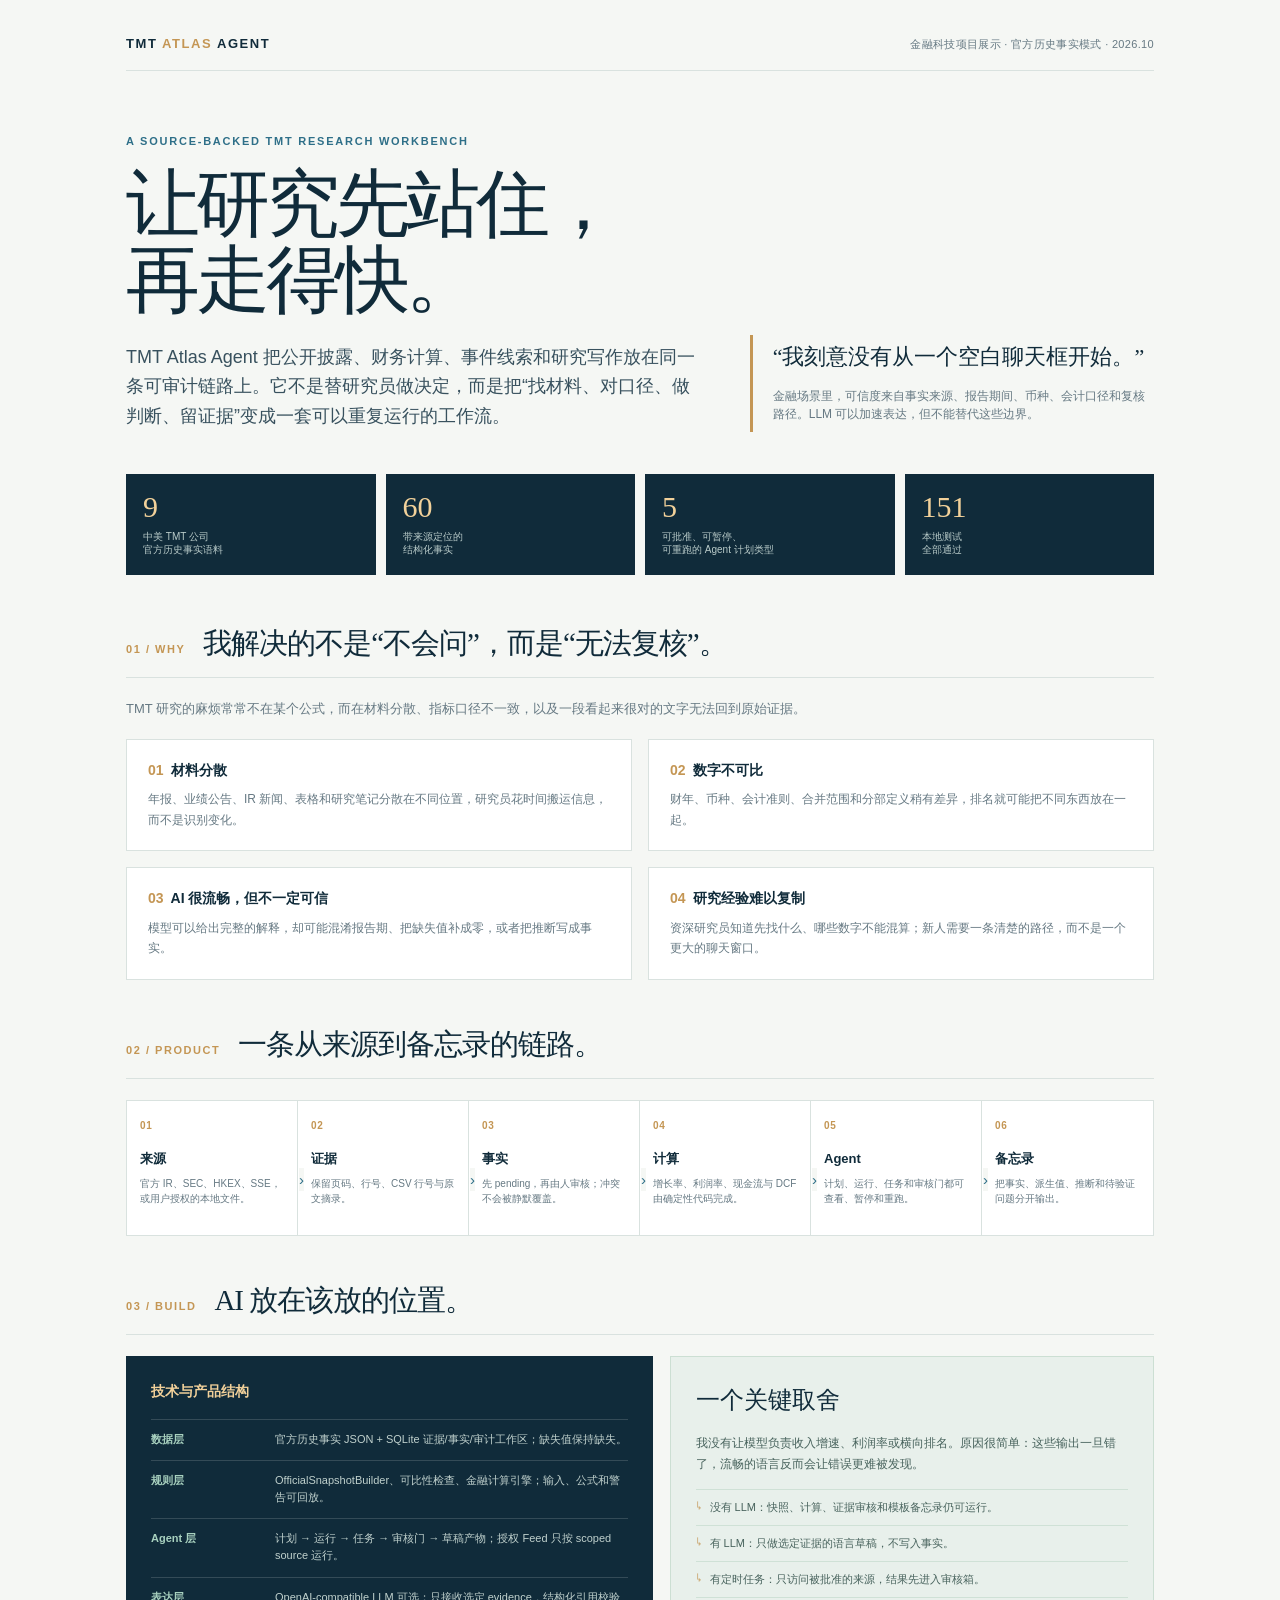
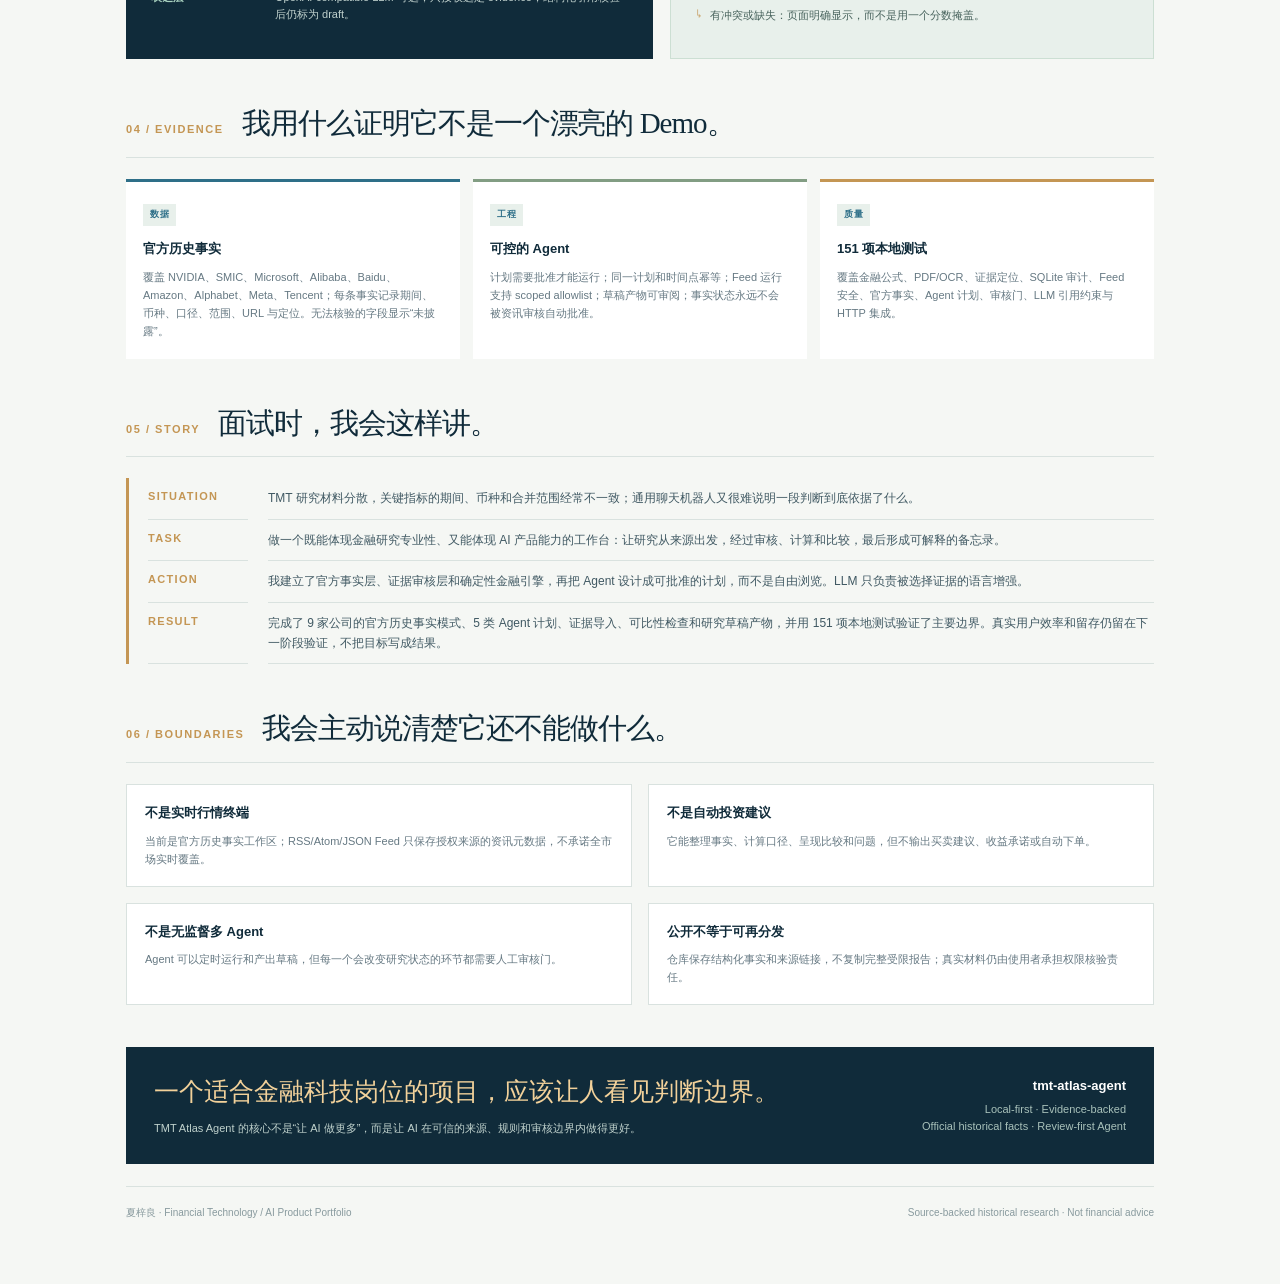
<file: interview-showcase.html>
<!doctype html>
<html lang="zh-CN">
<head>
<meta charset="utf-8">
<meta name="viewport" content="width=device-width, initial-scale=1">
<title>TMT Atlas Agent｜金融科技项目展示</title>
<style>
  :root{--ink:#162b3a;--navy:#102b3a;--blue:#2e6f88;--moss:#829d83;--mint:#e8f0eb;--paper:#f5f7f4;--gold:#c49654;--muted:#667983;--line:#d9e2df;--white:#fff}
  *{box-sizing:border-box} html{background:var(--paper);color:var(--ink);font-family:Inter,-apple-system,BlinkMacSystemFont,"Segoe UI","PingFang SC","Microsoft YaHei",sans-serif}
  body{margin:0;line-height:1.55} a{color:inherit} .page{max-width:1120px;margin:auto;padding:34px 46px 64px}
  .topline{display:flex;justify-content:space-between;align-items:center;padding-bottom:16px;border-bottom:1px solid var(--line);font-size:11px;color:var(--muted);letter-spacing:.03em}
  .brand{font-size:13px;font-weight:800;letter-spacing:.12em;color:var(--navy)} .brand span{color:var(--gold)}
  .hero{display:grid;grid-template-columns:1.18fr .82fr;gap:42px;padding:62px 0 42px;align-items:end}
  .eyebrow{font-size:11px;font-weight:800;letter-spacing:.16em;color:var(--blue);text-transform:uppercase;margin-bottom:16px}
  h1{font-family:Georgia,"Times New Roman","Noto Serif CJK SC",serif;font-weight:500;font-size:clamp(42px,6vw,74px);line-height:1.03;letter-spacing:-.055em;margin:0;color:var(--navy)}
  .hero-lede{font-size:18px;line-height:1.65;color:#38515e;max-width:620px;margin:24px 0 0}
  .hero-side{border-left:3px solid var(--gold);padding:7px 0 8px 20px}.hero-side .quote{font-family:Georgia,serif;font-size:22px;line-height:1.35;color:var(--navy);margin-bottom:15px}.hero-side p{font-size:12px;color:var(--muted);margin:0}
  .proof{display:grid;grid-template-columns:repeat(4,1fr);gap:10px;margin:0 0 46px}.proof-card{background:var(--navy);color:#edf4ef;padding:18px 17px;min-height:94px}.proof-num{font-family:Georgia,serif;font-size:30px;line-height:1;color:#f2d19a}.proof-label{font-size:10px;color:#b9cbc9;margin-top:8px;line-height:1.35}
  .section{margin:42px 0}.section-head{display:flex;gap:18px;align-items:baseline;border-bottom:1px solid var(--line);padding-bottom:11px;margin-bottom:21px}.section-no{font-size:11px;color:var(--gold);font-weight:800;letter-spacing:.14em}.section h2{font-family:Georgia,serif;font-weight:500;color:var(--navy);font-size:29px;letter-spacing:-.035em;margin:0}.section-intro{font-size:13px;color:var(--muted);max-width:720px;margin:0 0 20px}
  .problem-grid{display:grid;grid-template-columns:1fr 1fr;gap:16px}.problem{background:var(--white);border:1px solid var(--line);padding:20px 21px}.problem h3{font-size:14px;color:var(--navy);margin:0 0 8px}.problem p{font-size:12px;color:var(--muted);margin:0;line-height:1.7}.problem .mark{color:var(--gold);font-weight:800;margin-right:7px}
  .flow{display:grid;grid-template-columns:repeat(6,1fr);border:1px solid var(--line);background:var(--white)}.flow-item{min-height:134px;padding:17px 13px;border-right:1px solid var(--line);position:relative}.flow-item:last-child{border-right:0}.flow-k{font-size:10px;color:var(--gold);font-weight:800;letter-spacing:.08em}.flow h3{font-size:13px;color:var(--navy);margin:16px 0 7px}.flow p{font-size:10px;color:var(--muted);margin:0;line-height:1.5}.flow-arrow{position:absolute;right:-7px;top:50%;background:var(--paper);color:var(--blue);font-size:15px;z-index:2}
  .architecture{display:grid;grid-template-columns:1fr .92fr;gap:17px}.arch-card{background:var(--navy);padding:25px;color:#eaf3ef}.arch-card h3{font-size:14px;margin:0 0 17px;color:#f2d19a}.arch-list{display:grid;gap:12px}.arch-row{display:grid;grid-template-columns:110px 1fr;gap:14px;font-size:11px;border-top:1px solid rgba(255,255,255,.15);padding-top:11px}.arch-row b{color:#a8d1bf}.arch-row span{color:#c0d1cd;line-height:1.55}.decision{background:var(--mint);border:1px solid #ccdfd3;padding:25px}.decision h3{font-family:Georgia,serif;color:var(--navy);font-size:24px;font-weight:500;margin:0 0 14px}.decision p{font-size:12px;color:#48635d;line-height:1.75;margin:0 0 14px}.decision ul{padding:0;margin:0;list-style:none;font-size:11px;color:#48635d}.decision li{border-top:1px solid #cfe1d6;padding:9px 0}.decision li:before{content:"↳";color:var(--gold);margin-right:8px}
  .evidence-grid{display:grid;grid-template-columns:1fr 1fr 1fr;gap:13px}.evidence{background:var(--white);border-top:3px solid var(--blue);padding:18px 17px}.evidence:nth-child(2){border-top-color:var(--moss)}.evidence:nth-child(3){border-top-color:var(--gold)}.evidence h3{font-size:13px;color:var(--navy);margin:0 0 9px}.evidence p{font-size:11px;color:var(--muted);line-height:1.65;margin:0}.tag{display:inline-block;margin-bottom:13px;background:var(--mint);color:var(--blue);font-size:9px;padding:4px 7px;font-weight:800;letter-spacing:.06em}
  .star{display:grid;grid-template-columns:100px 1fr;gap:0 20px;border-left:3px solid var(--gold);padding-left:19px}.star-row{display:contents}.star-key{color:var(--gold);font-size:11px;font-weight:800;letter-spacing:.12em;padding:10px 0;border-bottom:1px solid var(--line)}.star-text{color:#405963;font-size:12px;line-height:1.7;padding:10px 0;border-bottom:1px solid var(--line)}
  .guardrail{display:grid;grid-template-columns:1fr 1fr;gap:16px}.guard{border:1px solid var(--line);background:var(--white);padding:18px}.guard h3{font-size:13px;margin:0 0 8px;color:var(--navy)}.guard p{font-size:11px;color:var(--muted);line-height:1.65;margin:0}.guard strong{color:var(--blue)}
  .close{background:var(--navy);color:#eff6f1;padding:26px 28px;display:flex;justify-content:space-between;gap:28px;align-items:center}.close h2{font-family:Georgia,serif;color:#f2d19a;font-size:25px;font-weight:500;margin:0 0 8px}.close p{font-size:11px;line-height:1.6;color:#bfd1cc;margin:0}.close-aside{text-align:right;font-size:11px;color:#a8c1ba;white-space:nowrap}.close-aside b{display:block;color:#fff;font-size:13px;margin-bottom:5px}
  .footer{display:flex;justify-content:space-between;color:#889a9e;font-size:10px;padding-top:18px;margin-top:22px;border-top:1px solid var(--line)}
  @media(max-width:850px){.page{padding:24px}.hero,.architecture{grid-template-columns:1fr}.flow{grid-template-columns:repeat(3,1fr)}.flow-item:nth-child(3){border-right:0}.flow-item:nth-child(n+4){border-top:1px solid var(--line)}.proof{grid-template-columns:repeat(2,1fr)}}
  @media(max-width:560px){.page{padding:18px}.hero{padding:42px 0 28px}.hero-lede{font-size:15px}.problem-grid,.evidence-grid,.guardrail{grid-template-columns:1fr}.flow{grid-template-columns:1fr 1fr}.flow-item:nth-child(2n){border-right:0}.flow-item:nth-child(n+3){border-top:1px solid var(--line)}.close{display:block}.close-aside{text-align:left;margin-top:14px}.footer{display:block}.footer span{display:block;margin-top:6px}}
  @media print{body{background:#fff}.page{padding:24px;max-width:none}.hero{padding-top:36px}.section{break-inside:avoid;margin:28px 0}.proof-card,.arch-card,.close{-webkit-print-color-adjust:exact;print-color-adjust:exact}.flow-item,.problem,.evidence,.decision,.guard{break-inside:avoid}.footer{margin-top:14px}}
</style>
</head>
<body>
<main class="page">
  <div class="topline"><div class="brand">TMT <span>ATLAS</span> AGENT</div><div>金融科技项目展示 · 官方历史事实模式 · 2026.10</div></div>
  <section class="hero">
    <div><div class="eyebrow">A source-backed TMT research workbench</div><h1>让研究先站住，<br>再走得快。</h1><p class="hero-lede">TMT Atlas Agent 把公开披露、财务计算、事件线索和研究写作放在同一条可审计链路上。它不是替研究员做决定，而是把“找材料、对口径、做判断、留证据”变成一套可以重复运行的工作流。</p></div>
    <div class="hero-side"><div class="quote">“我刻意没有从一个空白聊天框开始。”</div><p>金融场景里，可信度来自事实来源、报告期间、币种、会计口径和复核路径。LLM 可以加速表达，但不能替代这些边界。</p></div>
  </section>
  <section class="proof"><div class="proof-card"><div class="proof-num">9</div><div class="proof-label">中美 TMT 公司<br>官方历史事实语料</div></div><div class="proof-card"><div class="proof-num">60</div><div class="proof-label">带来源定位的<br>结构化事实</div></div><div class="proof-card"><div class="proof-num">5</div><div class="proof-label">可批准、可暂停、<br>可重跑的 Agent 计划类型</div></div><div class="proof-card"><div class="proof-num">151</div><div class="proof-label">本地测试<br>全部通过</div></div></section>

  <section class="section"><div class="section-head"><span class="section-no">01 / WHY</span><h2>我解决的不是“不会问”，而是“无法复核”。</h2></div><p class="section-intro">TMT 研究的麻烦常常不在某个公式，而在材料分散、指标口径不一致，以及一段看起来很对的文字无法回到原始证据。</p><div class="problem-grid"><div class="problem"><h3><span class="mark">01</span>材料分散</h3><p>年报、业绩公告、IR 新闻、表格和研究笔记分散在不同位置，研究员花时间搬运信息，而不是识别变化。</p></div><div class="problem"><h3><span class="mark">02</span>数字不可比</h3><p>财年、币种、会计准则、合并范围和分部定义稍有差异，排名就可能把不同东西放在一起。</p></div><div class="problem"><h3><span class="mark">03</span>AI 很流畅，但不一定可信</h3><p>模型可以给出完整的解释，却可能混淆报告期、把缺失值补成零，或者把推断写成事实。</p></div><div class="problem"><h3><span class="mark">04</span>研究经验难以复制</h3><p>资深研究员知道先找什么、哪些数字不能混算；新人需要一条清楚的路径，而不是一个更大的聊天窗口。</p></div></div></section>

  <section class="section"><div class="section-head"><span class="section-no">02 / PRODUCT</span><h2>一条从来源到备忘录的链路。</h2></div><div class="flow"><div class="flow-item"><div class="flow-k">01</div><h3>来源</h3><p>官方 IR、SEC、HKEX、SSE，或用户授权的本地文件。</p><span class="flow-arrow">›</span></div><div class="flow-item"><div class="flow-k">02</div><h3>证据</h3><p>保留页码、行号、CSV 行号与原文摘录。</p><span class="flow-arrow">›</span></div><div class="flow-item"><div class="flow-k">03</div><h3>事实</h3><p>先 pending，再由人审核；冲突不会被静默覆盖。</p><span class="flow-arrow">›</span></div><div class="flow-item"><div class="flow-k">04</div><h3>计算</h3><p>增长率、利润率、现金流与 DCF 由确定性代码完成。</p><span class="flow-arrow">›</span></div><div class="flow-item"><div class="flow-k">05</div><h3>Agent</h3><p>计划、运行、任务和审核门都可查看、暂停和重跑。</p><span class="flow-arrow">›</span></div><div class="flow-item"><div class="flow-k">06</div><h3>备忘录</h3><p>把事实、派生值、推断和待验证问题分开输出。</p></div></div></section>

  <section class="section"><div class="section-head"><span class="section-no">03 / BUILD</span><h2>AI 放在该放的位置。</h2></div><div class="architecture"><div class="arch-card"><h3>技术与产品结构</h3><div class="arch-list"><div class="arch-row"><b>数据层</b><span>官方历史事实 JSON + SQLite 证据/事实/审计工作区；缺失值保持缺失。</span></div><div class="arch-row"><b>规则层</b><span>OfficialSnapshotBuilder、可比性检查、金融计算引擎；输入、公式和警告可回放。</span></div><div class="arch-row"><b>Agent 层</b><span>计划 → 运行 → 任务 → 审核门 → 草稿产物；授权 Feed 只按 scoped source 运行。</span></div><div class="arch-row"><b>表达层</b><span>OpenAI-compatible LLM 可选；只接收选定 evidence，结构化引用校验后仍标为 draft。</span></div></div></div><div class="decision"><h3>一个关键取舍</h3><p>我没有让模型负责收入增速、利润率或横向排名。原因很简单：这些输出一旦错了，流畅的语言反而会让错误更难被发现。</p><ul><li>没有 LLM：快照、计算、证据审核和模板备忘录仍可运行。</li><li>有 LLM：只做选定证据的语言草稿，不写入事实。</li><li>有定时任务：只访问被批准的来源，结果先进入审核箱。</li><li>有冲突或缺失：页面明确显示，而不是用一个分数掩盖。</li></ul></div></div></section>

  <section class="section"><div class="section-head"><span class="section-no">04 / EVIDENCE</span><h2>我用什么证明它不是一个漂亮的 Demo。</h2></div><div class="evidence-grid"><div class="evidence"><span class="tag">数据</span><h3>官方历史事实</h3><p>覆盖 NVIDIA、SMIC、Microsoft、Alibaba、Baidu、Amazon、Alphabet、Meta、Tencent；每条事实记录期间、币种、口径、范围、URL 与定位。无法核验的字段显示“未披露”。</p></div><div class="evidence"><span class="tag">工程</span><h3>可控的 Agent</h3><p>计划需要批准才能运行；同一计划和时间点幂等；Feed 运行支持 scoped allowlist；草稿产物可审阅；事实状态永远不会被资讯审核自动批准。</p></div><div class="evidence"><span class="tag">质量</span><h3>151 项本地测试</h3><p>覆盖金融公式、PDF/OCR、证据定位、SQLite 审计、Feed 安全、官方事实、Agent 计划、审核门、LLM 引用约束与 HTTP 集成。</p></div></div></section>

  <section class="section"><div class="section-head"><span class="section-no">05 / STORY</span><h2>面试时，我会这样讲。</h2></div><div class="star"><div class="star-row"><div class="star-key">SITUATION</div><div class="star-text">TMT 研究材料分散，关键指标的期间、币种和合并范围经常不一致；通用聊天机器人又很难说明一段判断到底依据了什么。</div></div><div class="star-row"><div class="star-key">TASK</div><div class="star-text">做一个既能体现金融研究专业性、又能体现 AI 产品能力的工作台：让研究从来源出发，经过审核、计算和比较，最后形成可解释的备忘录。</div></div><div class="star-row"><div class="star-key">ACTION</div><div class="star-text">我建立了官方事实层、证据审核层和确定性金融引擎，再把 Agent 设计成可批准的计划，而不是自由浏览。LLM 只负责被选择证据的语言增强。</div></div><div class="star-row"><div class="star-key">RESULT</div><div class="star-text">完成了 9 家公司的官方历史事实模式、5 类 Agent 计划、证据导入、可比性检查和研究草稿产物，并用 151 项本地测试验证了主要边界。真实用户效率和留存仍留在下一阶段验证，不把目标写成结果。</div></div></div></section>

  <section class="section"><div class="section-head"><span class="section-no">06 / BOUNDARIES</span><h2>我会主动说清楚它还不能做什么。</h2></div><div class="guardrail"><div class="guard"><h3>不是实时行情终端</h3><p>当前是官方历史事实工作区；RSS/Atom/JSON Feed 只保存授权来源的资讯元数据，不承诺全市场实时覆盖。</p></div><div class="guard"><h3>不是自动投资建议</h3><p>它能整理事实、计算口径、呈现比较和问题，但不输出买卖建议、收益承诺或自动下单。</p></div><div class="guard"><h3>不是无监督多 Agent</h3><p>Agent 可以定时运行和产出草稿，但每一个会改变研究状态的环节都需要人工审核门。</p></div><div class="guard"><h3>公开不等于可再分发</h3><p>仓库保存结构化事实和来源链接，不复制完整受限报告；真实材料仍由使用者承担权限核验责任。</p></div></div></section>

  <section class="close"><div><h2>一个适合金融科技岗位的项目，应该让人看见判断边界。</h2><p>TMT Atlas Agent 的核心不是“让 AI 做更多”，而是让 AI 在可信的来源、规则和审核边界内做得更好。</p></div><div class="close-aside"><b>tmt-atlas-agent</b>Local-first · Evidence-backed<br>Official historical facts · Review-first Agent</div></section>
  <div class="footer"><span>夏梓良 · Financial Technology / AI Product Portfolio</span><span>Source-backed historical research · Not financial advice</span></div>
</main>
</body>
</html>
</file>
